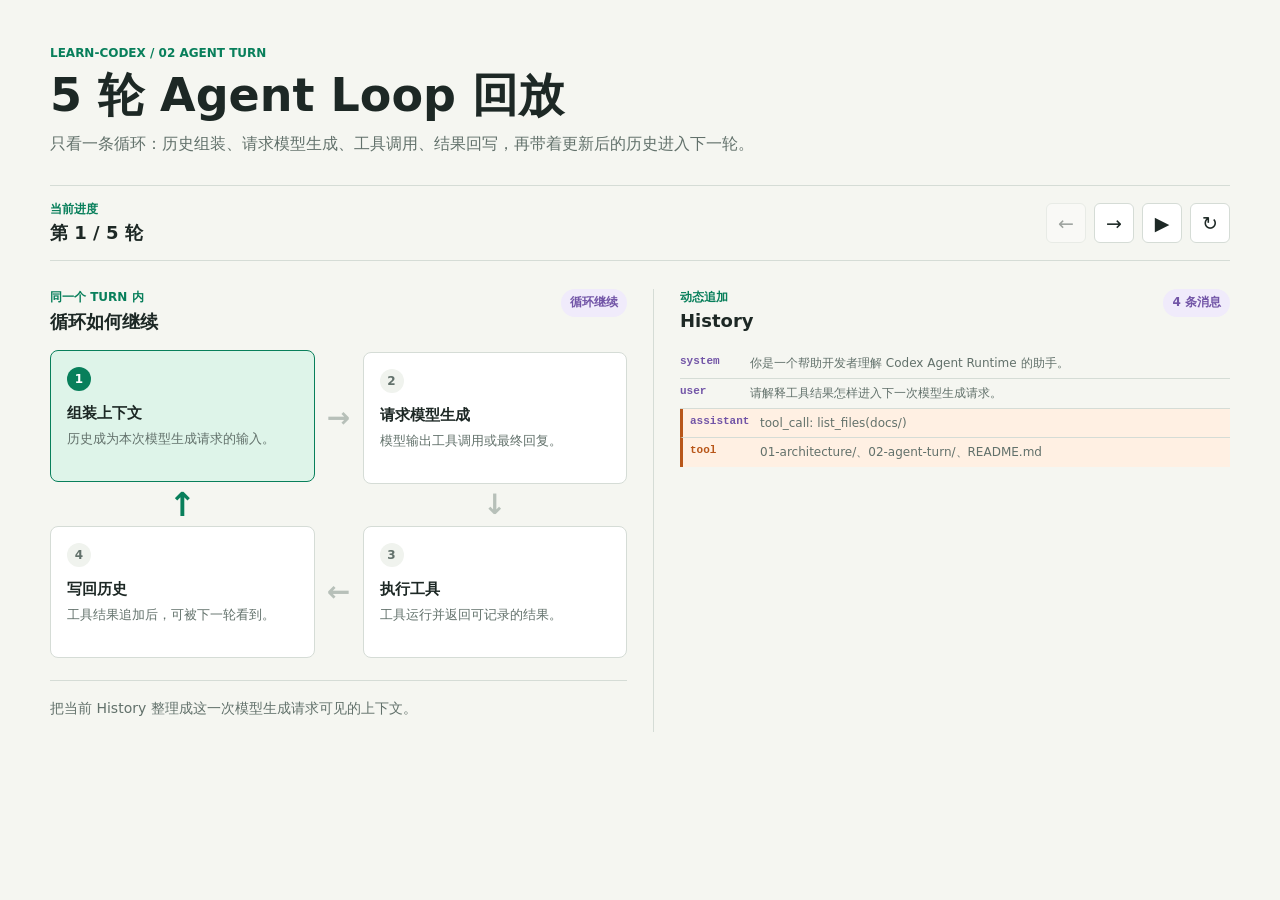
<file: docs/02-agent-turn/agent-loop-lab/index.html>
<!doctype html>
<html lang="zh-CN">
<head>
  <meta charset="UTF-8">
  <meta name="viewport" content="width=device-width, initial-scale=1.0">
  <meta name="description" content="learn-codex 的 5 轮 Agent Loop 教学回放">
  <title>5 轮 Agent Loop 回放 | learn-codex</title>
  <link rel="stylesheet" href="./loop.css?v=simple-controls">
</head>
<body>
  <main class="loop-lab" data-loop-lab>
    <header class="lab-header">
      <p class="eyebrow">learn-codex / 02 Agent Turn</p>
      <h1>5 轮 Agent Loop 回放</h1>
      <p class="intro">
        只看一条循环：历史组装、请求模型生成、工具调用、结果回写，再带着更新后的历史进入下一轮。
      </p>
    </header>

    <section class="lab-toolbar" aria-label="回放控制">
      <div>
        <p class="toolbar-label">当前进度</p>
        <p class="round-count" aria-live="polite"></p>
      </div>
      <div class="toolbar-actions">
        <button class="icon-button" type="button" data-action="previous" data-tooltip="上一轮" title="上一轮" aria-label="上一轮">
          <span aria-hidden="true">&#8592;</span>
        </button>
        <button class="icon-button" type="button" data-action="next" data-tooltip="下一轮" title="下一轮" aria-label="下一轮">
          <span aria-hidden="true">&#8594;</span>
        </button>
        <button class="icon-button" type="button" data-action="autoplay" data-tooltip="自动播放" title="自动播放" aria-label="自动播放" aria-pressed="false">
          <span aria-hidden="true">&#9654;</span>
        </button>
        <button class="icon-button" type="button" data-action="reset" data-tooltip="重置" title="重置" aria-label="重置">
          <span aria-hidden="true">&#8635;</span>
        </button>
      </div>
    </section>

    <section class="lab-layout" aria-label="Agent Loop 可视化">
      <section class="cycle-panel">
        <div class="section-heading">
          <div>
            <p class="section-kicker">同一个 turn 内</p>
            <h2>循环如何继续</h2>
          </div>
          <span class="cycle-status"></span>
        </div>

        <div class="cycle-grid" aria-label="历史、模型生成请求、工具调用和结果回写形成循环">
          <article class="loop-node" data-node="context">
            <span class="node-index">1</span>
            <h3>组装上下文</h3>
            <p>历史成为本次模型生成请求的输入。</p>
          </article>
          <div class="cycle-arrow arrow-right" data-edge="context-model" aria-hidden="true">&#8594;</div>
          <article class="loop-node" data-node="model">
            <span class="node-index">2</span>
            <h3>请求模型生成</h3>
            <p>模型输出工具调用或最终回复。</p>
          </article>
          <div class="cycle-arrow arrow-down" data-edge="model-tool" aria-hidden="true">&#8595;</div>
          <article class="loop-node" data-node="tool">
            <span class="node-index">3</span>
            <h3>执行工具</h3>
            <p>工具运行并返回可记录的结果。</p>
          </article>
          <div class="cycle-arrow arrow-left" data-edge="tool-history" aria-hidden="true">&#8592;</div>
          <article class="loop-node" data-node="history">
            <span class="node-index">4</span>
            <h3>写回历史</h3>
            <p>工具结果追加后，可被下一轮看到。</p>
          </article>
          <div class="cycle-arrow arrow-up" data-edge="history-context" aria-hidden="true">&#8593;</div>
        </div>

        <p class="cycle-caption" aria-live="polite"></p>
      </section>

      <aside class="history-panel">
        <div class="section-heading">
          <div>
            <p class="section-kicker">动态追加</p>
            <h2>History</h2>
          </div>
          <span class="history-count"></span>
        </div>
        <ol class="history-list"></ol>
      </aside>
    </section>

  </main>

  <script src="./loop.js?v=simple-controls"></script>
</body>
</html>
</file>
<file: docs/02-agent-turn/agent-loop-lab/loop.css>
:root {
  color-scheme: light;
  --canvas: #f5f6f1;
  --surface: #ffffff;
  --surface-muted: #f0f3ee;
  --ink: #1d2825;
  --muted: #62716b;
  --line: #d5dcd6;
  --green: #087f5b;
  --green-soft: #def4e9;
  --orange: #b85619;
  --orange-soft: #fff0e3;
  --purple: #7255a7;
  --purple-soft: #f0ebfb;
  --radius: 8px;
  --mono: "SFMono-Regular", Consolas, "Liberation Mono", Menlo, monospace;
}

* {
  box-sizing: border-box;
}

html {
  background: var(--canvas);
}

body {
  min-width: 320px;
  margin: 0;
  background: var(--canvas);
  color: var(--ink);
  font-family: Inter, "Segoe UI", system-ui, sans-serif;
}

button {
  font: inherit;
}

.loop-lab {
  width: min(1180px, calc(100% - 40px));
  margin: 0 auto;
  padding: 46px 0 52px;
}

.lab-header {
  max-width: 760px;
  display: grid;
  gap: 10px;
  margin-bottom: 28px;
}

.eyebrow,
.section-kicker,
.toolbar-label {
  margin: 0;
  color: var(--green);
  font-size: 12px;
  font-weight: 750;
  letter-spacing: 0;
  text-transform: uppercase;
}

h1,
h2,
h3,
p {
  margin: 0;
}

h1 {
  font-size: clamp(30px, 4vw, 46px);
  line-height: 1.1;
  letter-spacing: 0;
}

h2 {
  font-size: 18px;
  letter-spacing: 0;
}

.intro {
  color: var(--muted);
  font-size: 16px;
  line-height: 1.65;
}

.lab-toolbar {
  display: flex;
  align-items: center;
  justify-content: space-between;
  gap: 16px;
  padding: 15px 0;
  border-top: 1px solid var(--line);
  border-bottom: 1px solid var(--line);
}

.round-count {
  margin-top: 3px;
  font-size: 18px;
  font-weight: 750;
}

.toolbar-actions {
  display: flex;
  gap: 8px;
}

.icon-button {
  position: relative;
  display: inline-grid;
  width: 40px;
  height: 40px;
  place-items: center;
  border: 1px solid var(--line);
  border-radius: 6px;
  background: var(--surface);
  color: var(--ink);
  cursor: pointer;
  font-size: 19px;
}

.icon-button::after {
  position: absolute;
  z-index: 10;
  bottom: calc(100% + 9px);
  left: 50%;
  width: max-content;
  max-width: min(220px, calc(100vw - 28px));
  padding: 6px 8px;
  border-radius: 5px;
  background: var(--ink);
  color: #ffffff;
  content: attr(data-tooltip);
  font-size: 12px;
  line-height: 1.35;
  opacity: 0;
  pointer-events: none;
  text-align: center;
  transform: translate(-50%, 4px);
  transition: opacity 120ms ease, transform 120ms ease;
  visibility: hidden;
  white-space: normal;
}

.icon-button:first-child::after {
  left: 0;
  transform: translate(0, 4px);
}

.icon-button:last-child::after {
  right: 0;
  left: auto;
  transform: translate(0, 4px);
}

.icon-button:hover::after,
.icon-button:focus-visible::after {
  opacity: 1;
  transform: translate(-50%, 0);
  visibility: visible;
}

.icon-button:first-child:hover::after,
.icon-button:first-child:focus-visible::after,
.icon-button:last-child:hover::after,
.icon-button:last-child:focus-visible::after {
  transform: translate(0, 0);
}

.icon-button:hover:not(:disabled),
.icon-button[aria-pressed="true"] {
  border-color: var(--green);
  background: var(--green-soft);
  color: var(--green);
}

.icon-button:focus-visible {
  outline: 3px solid rgba(8, 127, 91, 0.25);
  outline-offset: 2px;
}

.icon-button:disabled {
  opacity: 0.4;
  cursor: not-allowed;
}

.lab-layout {
  display: grid;
  grid-template-columns: repeat(2, minmax(0, 1fr));
  gap: 26px;
  margin-top: 28px;
}

.cycle-panel {
  min-width: 0;
}

.history-panel {
  min-width: 0;
  padding-left: 26px;
  border-left: 1px solid var(--line);
}

.section-heading {
  display: flex;
  align-items: start;
  justify-content: space-between;
  gap: 16px;
  margin-bottom: 18px;
}

.section-heading > div {
  display: grid;
  gap: 4px;
}

.cycle-status,
.history-count {
  min-height: 28px;
  padding: 5px 9px;
  border-radius: 999px;
  background: var(--purple-soft);
  color: var(--purple);
  font-size: 12px;
  font-weight: 750;
  white-space: nowrap;
}

.cycle-grid {
  display: grid;
  grid-template-columns: minmax(150px, 1fr) 48px minmax(150px, 1fr);
  grid-template-rows: auto 42px auto;
  align-items: center;
}

.loop-node {
  min-height: 132px;
  padding: 16px;
  border: 1px solid var(--line);
  border-radius: var(--radius);
  background: var(--surface);
  transition: border-color 160ms ease, background 160ms ease, transform 160ms ease;
}

.loop-node[data-node="context"] {
  grid-column: 1;
  grid-row: 1;
}

.loop-node[data-node="model"] {
  grid-column: 3;
  grid-row: 1;
}

.loop-node[data-node="tool"] {
  grid-column: 3;
  grid-row: 3;
}

.loop-node[data-node="history"] {
  grid-column: 1;
  grid-row: 3;
}

.loop-node.is-active {
  border-color: var(--green);
  background: var(--green-soft);
  transform: translateY(-2px);
}

.loop-node.is-finished {
  border-color: var(--purple);
  background: var(--purple-soft);
}

.node-index {
  display: inline-grid;
  width: 24px;
  height: 24px;
  margin-bottom: 12px;
  place-items: center;
  border-radius: 50%;
  background: var(--surface-muted);
  color: var(--muted);
  font-size: 12px;
  font-weight: 750;
}

.loop-node.is-active .node-index {
  background: var(--green);
  color: #ffffff;
}

.loop-node h3 {
  font-size: 15px;
  line-height: 1.35;
}

.loop-node p {
  margin-top: 6px;
  color: var(--muted);
  font-size: 13px;
  line-height: 1.5;
}

.cycle-arrow {
  color: #b7c0b9;
  font-size: 28px;
  font-weight: 750;
  line-height: 1;
  text-align: center;
  transition: color 160ms ease, transform 160ms ease;
}

.arrow-right {
  grid-column: 2;
  grid-row: 1;
}

.arrow-down {
  grid-column: 3;
  grid-row: 2;
}

.arrow-left {
  grid-column: 2;
  grid-row: 3;
}

.arrow-up {
  grid-column: 1;
  grid-row: 2;
}

.cycle-arrow.is-active {
  color: var(--green);
  transform: scale(1.18);
}

.cycle-caption {
  min-height: 52px;
  margin-top: 22px;
  padding-top: 16px;
  border-top: 1px solid var(--line);
  color: var(--muted);
  font-size: 14px;
  line-height: 1.6;
}

.history-list {
  display: grid;
  gap: 0;
  margin: 0;
  padding: 0;
  list-style: none;
}

.history-entry {
  display: grid;
  grid-template-columns: 62px minmax(0, 1fr);
  gap: 8px;
  padding: 6px 0;
  border-bottom: 1px solid var(--line);
}

.history-entry:last-child {
  border-bottom: 0;
}

.history-entry.is-new {
  border-left: 3px solid var(--orange);
  padding-left: 7px;
  background: var(--orange-soft);
}

.history-role {
  color: var(--purple);
  font-family: var(--mono);
  font-size: 11px;
  font-weight: 750;
  overflow-wrap: anywhere;
}

.history-entry[data-role="tool"] .history-role {
  color: var(--orange);
}

.history-copy {
  color: var(--muted);
  font-size: 12px;
  line-height: 1.4;
  overflow-wrap: anywhere;
}

@media (max-width: 820px) {
  .loop-lab {
    width: min(100% - 28px, 680px);
    padding-top: 28px;
  }

  .lab-layout {
    grid-template-columns: 1fr;
  }

  .history-panel {
    padding-top: 26px;
    padding-left: 0;
    border-top: 1px solid var(--line);
    border-left: 0;
  }
}

@media (max-width: 520px) {
  .lab-toolbar {
    align-items: end;
  }

  .cycle-grid {
    grid-template-columns: minmax(112px, 1fr) 34px minmax(112px, 1fr);
  }

  .loop-node {
    min-height: 152px;
    padding: 12px;
  }

  .cycle-arrow {
    font-size: 22px;
  }

}
</file>
